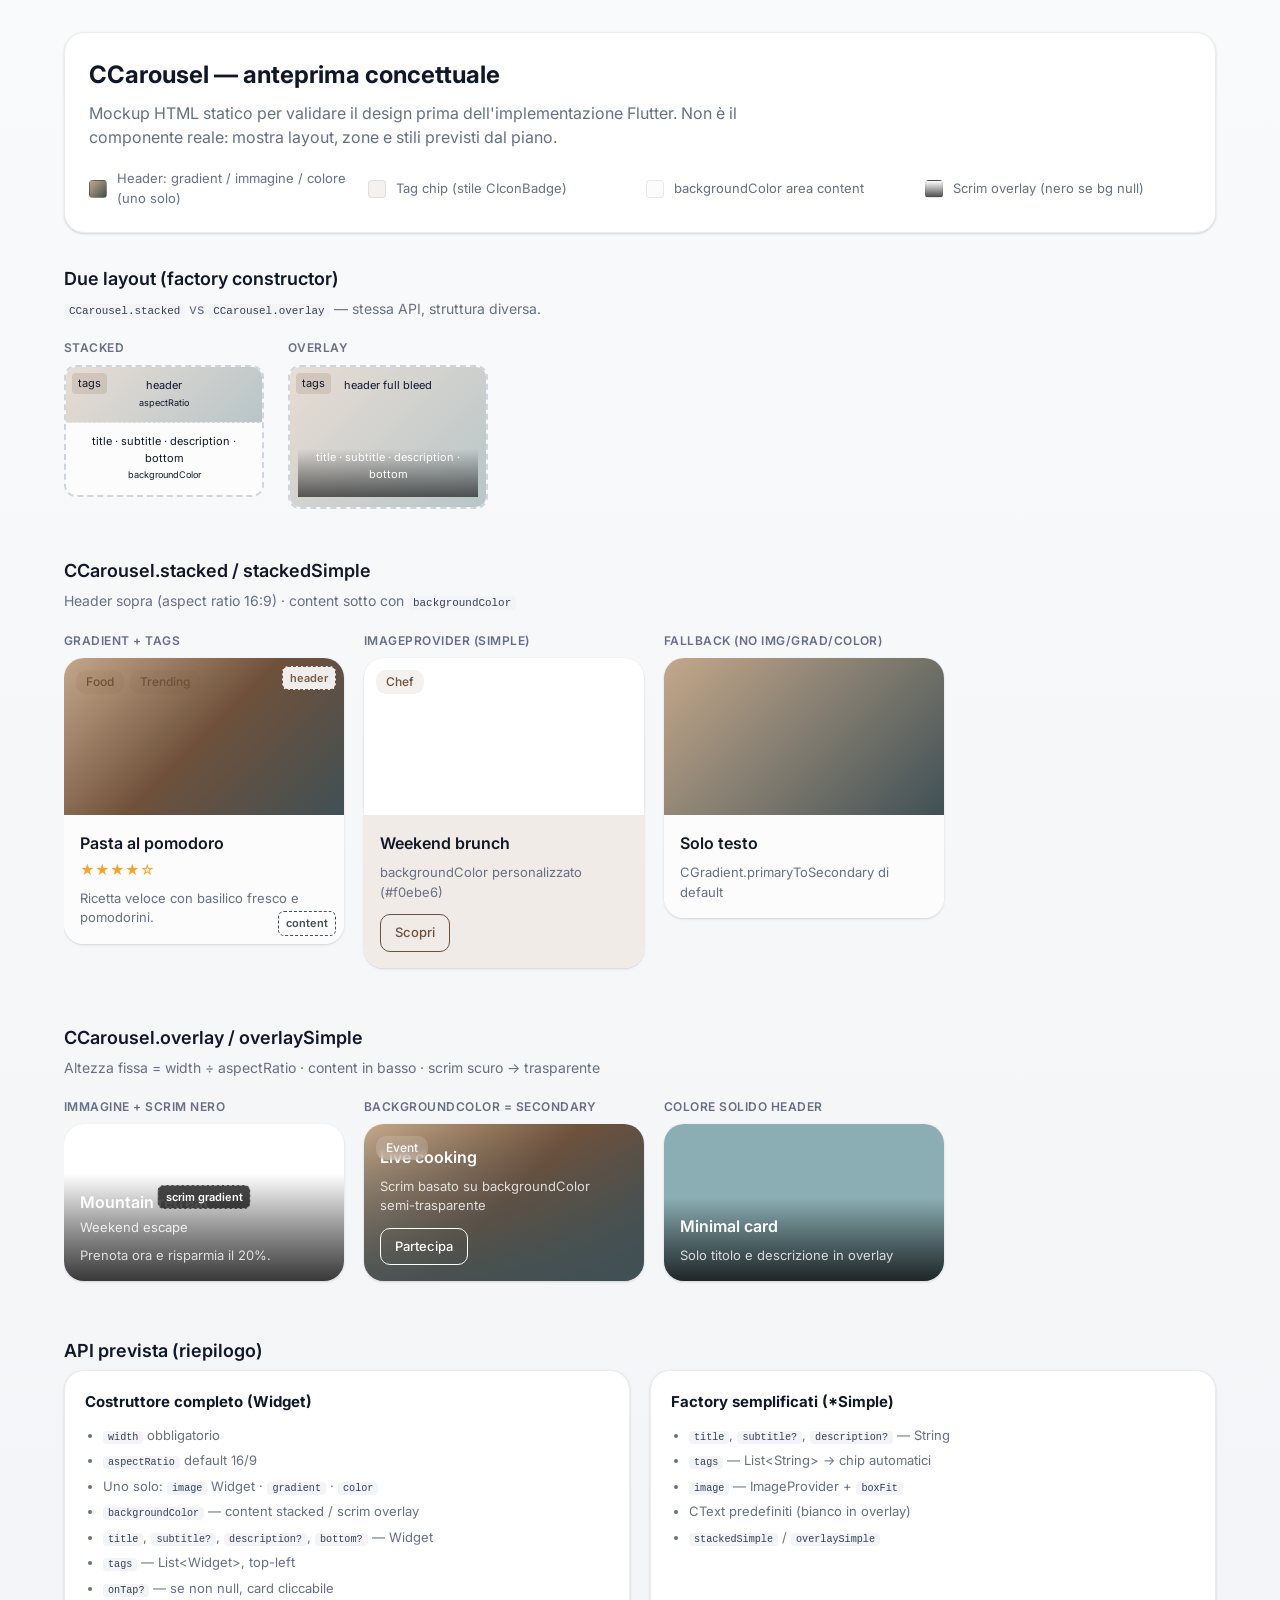
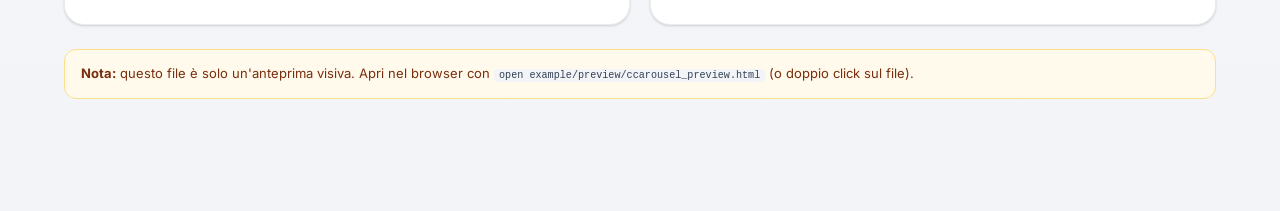
<file: example/preview/ccarousel_preview.html>
<!DOCTYPE html>
<html lang="it">
<head>
  <meta charset="UTF-8" />
  <meta name="viewport" content="width=device-width, initial-scale=1.0" />
  <title>CCarousel — anteprima concettuale</title>
  <link rel="preconnect" href="https://fonts.googleapis.com" />
  <link rel="preconnect" href="https://fonts.gstatic.com" crossorigin />
  <link href="https://fonts.googleapis.com/css2?family=Inter:wght@400;500;600;700&display=swap" rel="stylesheet" />
  <style>
    :root {
      /* Colori demo Caravaggio (example/main.dart) */
      --primary: #6f513b;
      --primary-light: #c4a88a;
      --secondary: #405055;
      --secondary-light: #8aaeb3;
      --surface: #fcfcfd;
      --text: #101828;
      --text-muted: #667085;
      --radius: 20px;
      --radius-tag: 10px;
      --card-width: 280px;
      --aspect-ratio: 16 / 9;
      --shadow: 0 1px 2px rgba(16, 24, 40, 0.06), 0 1px 3px rgba(16, 24, 40, 0.1);
    }

    * { box-sizing: border-box; }

    body {
      margin: 0;
      font-family: Inter, system-ui, sans-serif;
      background: linear-gradient(180deg, #f9fafb 0%, #f2f4f7 100%);
      color: var(--text);
      line-height: 1.5;
    }

    .page {
      max-width: 1200px;
      margin: 0 auto;
      padding: 32px 24px 64px;
    }

    .banner {
      background: white;
      border: 1px solid #eaecf0;
      border-radius: var(--radius);
      padding: 24px;
      margin-bottom: 32px;
      box-shadow: var(--shadow);
    }

    .banner h1 {
      margin: 0 0 8px;
      font-size: 1.5rem;
      font-weight: 700;
    }

    .banner p {
      margin: 0;
      color: var(--text-muted);
      max-width: 72ch;
    }

    .legend {
      display: grid;
      grid-template-columns: repeat(auto-fit, minmax(200px, 1fr));
      gap: 12px;
      margin-top: 20px;
    }

    .legend-item {
      display: flex;
      align-items: center;
      gap: 10px;
      font-size: 0.8125rem;
      color: var(--text-muted);
    }

    .swatch {
      width: 18px;
      height: 18px;
      border-radius: 4px;
      flex-shrink: 0;
      border: 1px solid rgba(0,0,0,0.08);
    }

    section {
      margin-bottom: 48px;
    }

    section > h2 {
      font-size: 1.125rem;
      font-weight: 600;
      margin: 0 0 6px;
    }

    section > .subtitle {
      color: var(--text-muted);
      font-size: 0.875rem;
      margin: 0 0 20px;
    }

    .carousel-row {
      display: flex;
      gap: 20px;
      overflow-x: auto;
      padding-bottom: 8px;
      scroll-snap-type: x mandatory;
    }

    .carousel-row > * {
      scroll-snap-align: start;
      flex-shrink: 0;
    }

    /* ─── Card base ─── */
    .card {
      width: var(--card-width);
      border-radius: var(--radius);
      overflow: hidden;
      box-shadow: var(--shadow);
      background: white;
      position: relative;
    }

    .card.clickable {
      cursor: pointer;
      transition: transform 0.15s ease, box-shadow 0.15s ease;
    }

    .card.clickable:hover {
      transform: translateY(-2px);
      box-shadow: 0 8px 24px rgba(16, 24, 40, 0.12);
    }

    .card-label {
      font-size: 0.75rem;
      font-weight: 600;
      color: var(--text-muted);
      text-transform: uppercase;
      letter-spacing: 0.04em;
      margin-bottom: 8px;
    }

    /* ─── Header (aspect ratio) ─── */
    .header {
      aspect-ratio: var(--aspect-ratio);
      position: relative;
      overflow: hidden;
    }

    .header.gradient-primary {
      background: linear-gradient(135deg, var(--primary-light), var(--primary), var(--secondary));
    }

    .header.gradient-fallback {
      background: linear-gradient(135deg, var(--primary-light), var(--secondary));
    }

    .header.solid {
      background: var(--secondary-light);
    }

    .header.image {
      background:
        url('https://images.unsplash.com/photo-1504674900247-0877df9cc836?w=600&h=340&fit=crop') center / cover no-repeat;
    }

    /* ─── Tags (top-left, stile CIconBadge) ─── */
    .tags {
      position: absolute;
      top: 12px;
      left: 12px;
      display: flex;
      flex-wrap: wrap;
      gap: 6px;
      z-index: 2;
    }

    .tag {
      padding: 6px 10px;
      border-radius: var(--radius-tag);
      font-size: 0.75rem;
      font-weight: 500;
      line-height: 1;
    }

    .tag.stacked {
      background: rgba(111, 81, 59, 0.08);
      color: var(--primary);
    }

    .tag.overlay {
      background: rgba(255, 255, 255, 0.15);
      color: white;
      backdrop-filter: blur(4px);
    }

    /* ─── Content stacked ─── */
    .content-stacked {
      background: var(--surface);
      padding: 16px;
    }

    .content-stacked.custom-bg {
      background: #f0ebe6;
    }

    .title {
      font-size: 1rem;
      font-weight: 600;
      margin: 0;
      color: var(--text);
    }

    .title.light { color: white; }

    .subtitle {
      margin: 4px 0 0;
      font-size: 0.8125rem;
      color: var(--text-muted);
    }

    .subtitle.light { color: rgba(255,255,255,0.85); }

    .stars {
      display: inline-flex;
      gap: 2px;
      color: #f5a623;
      font-size: 0.875rem;
    }

    .description {
      margin: 8px 0 0;
      font-size: 0.8125rem;
      color: var(--text-muted);
    }

    .description.light { color: rgba(255,255,255,0.8); }

    .bottom {
      margin-top: 12px;
    }

    .btn-outlined {
      display: inline-block;
      padding: 8px 14px;
      border-radius: 10px;
      border: 1px solid var(--primary);
      color: var(--primary);
      font-size: 0.8125rem;
      font-weight: 500;
      background: transparent;
    }

    /* ─── Overlay layout ─── */
    .card.overlay-layout {
      height: calc(var(--card-width) / (16 / 9));
    }

    .card.overlay-layout .header {
      position: absolute;
      inset: 0;
      aspect-ratio: unset;
      height: 100%;
    }

    .overlay-scrim {
      position: absolute;
      left: 0;
      right: 0;
      bottom: 0;
      padding: 16px;
      background: linear-gradient(
        to top,
        rgba(0, 0, 0, 0.78) 0%,
        rgba(0, 0, 0, 0.45) 45%,
        rgba(0, 0, 0, 0) 100%
      );
      z-index: 1;
    }

    .overlay-scrim.custom-bg {
      background: linear-gradient(
        to top,
        rgba(64, 80, 85, 0.82) 0%,
        rgba(64, 80, 85, 0.4) 50%,
        rgba(64, 80, 85, 0) 100%
      );
    }

    /* ─── Annotazioni ─── */
    .annotated {
      position: relative;
    }

    .callout {
      position: absolute;
      font-size: 0.6875rem;
      font-weight: 600;
      padding: 3px 7px;
      border-radius: 6px;
      white-space: nowrap;
      pointer-events: none;
      z-index: 10;
    }

    .callout.header-zone {
      top: 8px;
      right: 8px;
      background: rgba(255,255,255,0.9);
      color: #7a5c44;
      border: 1px dashed var(--primary);
    }

    .callout.content-zone {
      bottom: 8px;
      right: 8px;
      background: rgba(255,255,255,0.95);
      color: var(--secondary);
      border: 1px dashed var(--secondary);
    }

    .callout.scrim-zone {
      bottom: 72px;
      left: 50%;
      transform: translateX(-50%);
      background: rgba(0,0,0,0.7);
      color: white;
      border: 1px dashed rgba(255,255,255,0.5);
    }

    /* ─── Schema API ─── */
    .api-grid {
      display: grid;
      grid-template-columns: 1fr 1fr;
      gap: 20px;
    }

    @media (max-width: 768px) {
      .api-grid { grid-template-columns: 1fr; }
    }

    .api-box {
      background: white;
      border: 1px solid #eaecf0;
      border-radius: var(--radius);
      padding: 20px;
      box-shadow: var(--shadow);
    }

    .api-box h3 {
      margin: 0 0 12px;
      font-size: 0.9375rem;
    }

    .api-box ul {
      margin: 0;
      padding-left: 18px;
      font-size: 0.8125rem;
      color: var(--text-muted);
    }

    .api-box li { margin-bottom: 6px; }

    code {
      font-family: ui-monospace, SFMono-Regular, Menlo, monospace;
      font-size: 0.78em;
      background: #f2f4f7;
      padding: 1px 5px;
      border-radius: 4px;
      color: #344054;
    }

    .diagram {
      display: flex;
      gap: 24px;
      flex-wrap: wrap;
      margin-top: 16px;
    }

    .diagram-card {
      width: 200px;
      border: 2px dashed #d0d5dd;
      border-radius: 12px;
      overflow: hidden;
      font-size: 0.6875rem;
      text-align: center;
    }

    .diagram-card .zone {
      padding: 10px 8px;
      border-bottom: 1px dashed #eaecf0;
    }

    .diagram-card .zone:last-child { border-bottom: none; }

    .zone-header { background: linear-gradient(135deg, #e8ddd4, #b8c5c8); min-height: 56px; position: relative; }
    .zone-tags { position: absolute; top: 6px; left: 6px; background: rgba(111,81,59,0.15); padding: 2px 6px; border-radius: 4px; }
    .zone-content { background: #fcfcfd; min-height: 72px; }
    .zone-scrim { background: linear-gradient(to top, rgba(0,0,0,0.6), transparent); color: white; min-height: 48px; }

    .note {
      margin-top: 24px;
      padding: 14px 16px;
      background: #fffaeb;
      border: 1px solid #fedf89;
      border-radius: 12px;
      font-size: 0.8125rem;
      color: #7a2e0e;
    }
  </style>
</head>
<body>
  <div class="page">
    <div class="banner">
      <h1>CCarousel — anteprima concettuale</h1>
      <p>
        Mockup HTML statico per validare il design prima dell'implementazione Flutter.
        Non è il componente reale: mostra layout, zone e stili previsti dal piano.
      </p>
      <div class="legend">
        <div class="legend-item"><span class="swatch" style="background: linear-gradient(135deg, var(--primary-light), var(--secondary));"></span> Header: gradient / immagine / colore (uno solo)</div>
        <div class="legend-item"><span class="swatch" style="background: rgba(111,81,59,0.08);"></span> Tag chip (stile CIconBadge)</div>
        <div class="legend-item"><span class="swatch" style="background: var(--surface);"></span> backgroundColor area content</div>
        <div class="legend-item"><span class="swatch" style="background: linear-gradient(to top, rgba(0,0,0,0.7), transparent);"></span> Scrim overlay (nero se bg null)</div>
      </div>
    </div>

    <!-- Schema layout -->
    <section>
      <h2>Due layout (factory constructor)</h2>
      <p class="subtitle"><code>CCarousel.stacked</code> vs <code>CCarousel.overlay</code> — stessa API, struttura diversa.</p>
      <div class="diagram">
        <div>
          <div class="card-label">stacked</div>
          <div class="diagram-card">
            <div class="zone zone-header">
              <span class="zone-tags">tags</span>
              header<br><small>aspectRatio</small>
            </div>
            <div class="zone zone-content">
              title · subtitle · description · bottom<br><small>backgroundColor</small>
            </div>
          </div>
        </div>
        <div>
          <div class="card-label">overlay</div>
          <div class="diagram-card">
            <div class="zone zone-header" style="min-height: 140px; display:flex; flex-direction:column; justify-content:flex-end;">
              <span class="zone-tags">tags</span>
              header full bleed
              <div class="zone-scrim" style="margin-top:auto;">
                title · subtitle · description · bottom
              </div>
            </div>
          </div>
        </div>
      </div>
    </section>

    <!-- STACKED -->
    <section>
      <h2>CCarousel.stacked / stackedSimple</h2>
      <p class="subtitle">Header sopra (aspect ratio 16:9) · content sotto con <code>backgroundColor</code></p>

      <div class="carousel-row">
        <!-- Gradient -->
        <div>
          <div class="card-label">gradient + tags</div>
          <div class="card annotated">
            <div class="header gradient-primary">
              <div class="tags">
                <span class="tag stacked">Food</span>
                <span class="tag stacked">Trending</span>
              </div>
              <span class="callout header-zone">header</span>
            </div>
            <div class="content-stacked">
              <span class="callout content-zone">content</span>
              <h3 class="title">Pasta al pomodoro</h3>
              <p class="subtitle">
                <span class="stars">★★★★☆</span>
              </p>
              <p class="description">Ricetta veloce con basilico fresco e pomodorini.</p>
            </div>
          </div>
        </div>

        <!-- Image -->
        <div>
          <div class="card-label">ImageProvider (simple)</div>
          <div class="card">
            <div class="header image">
              <div class="tags">
                <span class="tag stacked">Chef</span>
              </div>
            </div>
            <div class="content-stacked custom-bg">
              <h3 class="title">Weekend brunch</h3>
              <p class="description">backgroundColor personalizzato (#f0ebe6)</p>
              <div class="bottom">
                <span class="btn-outlined">Scopri</span>
              </div>
            </div>
          </div>
        </div>

        <!-- Fallback gradient -->
        <div>
          <div class="card-label">fallback (no img/grad/color)</div>
          <div class="card">
            <div class="header gradient-fallback"></div>
            <div class="content-stacked">
              <h3 class="title">Solo testo</h3>
              <p class="description">CGradient.primaryToSecondary di default</p>
            </div>
          </div>
        </div>
      </div>
    </section>

    <!-- OVERLAY -->
    <section>
      <h2>CCarousel.overlay / overlaySimple</h2>
      <p class="subtitle">Altezza fissa = width ÷ aspectRatio · content in basso · scrim scuro → trasparente</p>

      <div class="carousel-row">
        <!-- Image overlay -->
        <div>
          <div class="card-label">immagine + scrim nero</div>
          <div class="card overlay-layout clickable" onclick="flash(this)" title="onTap → card cliccabile">
            <div class="header image">
              <div class="tags">
                <span class="tag overlay">New</span>
                <span class="tag overlay">★ 4.8</span>
              </div>
            </div>
            <div class="overlay-scrim">
              <span class="callout scrim-zone">scrim gradient</span>
              <h3 class="title light">Mountain retreat</h3>
              <p class="subtitle light">Weekend escape</p>
              <p class="description light">Prenota ora e risparmia il 20%.</p>
            </div>
          </div>
        </div>

        <!-- Overlay with custom backgroundColor -->
        <div>
          <div class="card-label">backgroundColor = secondary</div>
          <div class="card overlay-layout">
            <div class="header gradient-primary"></div>
            <div class="tags" style="position:absolute; top:12px; left:12px; z-index:2;">
              <span class="tag overlay">Event</span>
            </div>
            <div class="overlay-scrim custom-bg">
              <h3 class="title light">Live cooking</h3>
              <p class="description light">Scrim basato su backgroundColor semi-trasparente</p>
              <div class="bottom">
                <span class="btn-outlined" style="border-color:white; color:white;">Partecipa</span>
              </div>
            </div>
          </div>
        </div>

        <!-- Solid color overlay -->
        <div>
          <div class="card-label">colore solido header</div>
          <div class="card overlay-layout">
            <div class="header solid"></div>
            <div class="overlay-scrim">
              <h3 class="title light">Minimal card</h3>
              <p class="description light">Solo titolo e descrizione in overlay</p>
            </div>
          </div>
        </div>
      </div>
    </section>

    <!-- API recap -->
    <section>
      <h2>API prevista (riepilogo)</h2>
      <div class="api-grid">
        <div class="api-box">
          <h3>Costruttore completo (Widget)</h3>
          <ul>
            <li><code>width</code> obbligatorio</li>
            <li><code>aspectRatio</code> default 16/9</li>
            <li>Uno solo: <code>image</code> Widget · <code>gradient</code> · <code>color</code></li>
            <li><code>backgroundColor</code> — content stacked / scrim overlay</li>
            <li><code>title</code>, <code>subtitle?</code>, <code>description?</code>, <code>bottom?</code> — Widget</li>
            <li><code>tags</code> — List&lt;Widget&gt;, top-left</li>
            <li><code>onTap?</code> — se non null, card cliccabile</li>
          </ul>
        </div>
        <div class="api-box">
          <h3>Factory semplificati (*Simple)</h3>
          <ul>
            <li><code>title</code>, <code>subtitle?</code>, <code>description?</code> — String</li>
            <li><code>tags</code> — List&lt;String&gt; → chip automatici</li>
            <li><code>image</code> — ImageProvider + <code>boxFit</code></li>
            <li>CText predefiniti (bianco in overlay)</li>
            <li><code>stackedSimple</code> / <code>overlaySimple</code></li>
          </ul>
        </div>
      </div>

      <div class="note">
        <strong>Nota:</strong> questo file è solo un'anteprima visiva. Apri nel browser con
        <code>open example/preview/ccarousel_preview.html</code> (o doppio click sul file).
      </div>
    </section>
  </div>

  <script>
    function flash(el) {
      el.style.outline = '3px solid #6f513b';
      setTimeout(() => { el.style.outline = 'none'; }, 400);
    }
  </script>
</body>
</html>
</file>
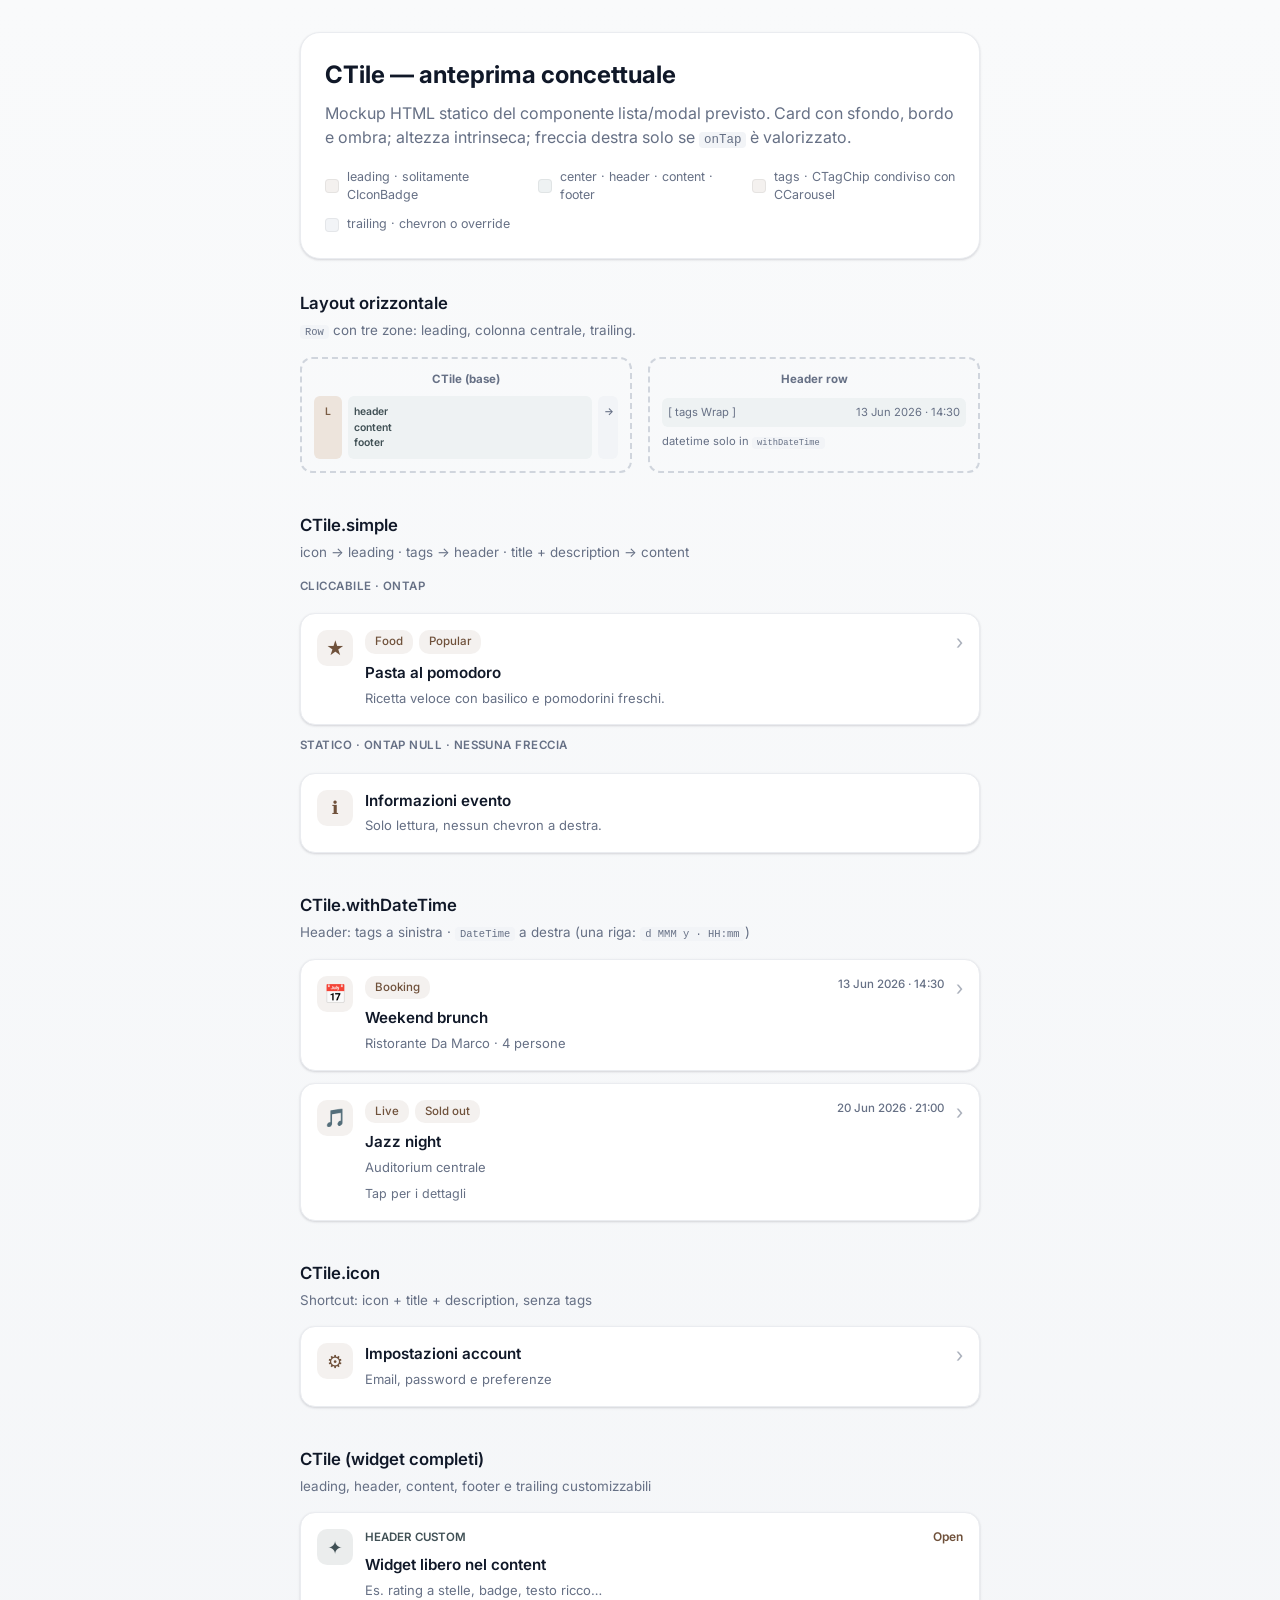
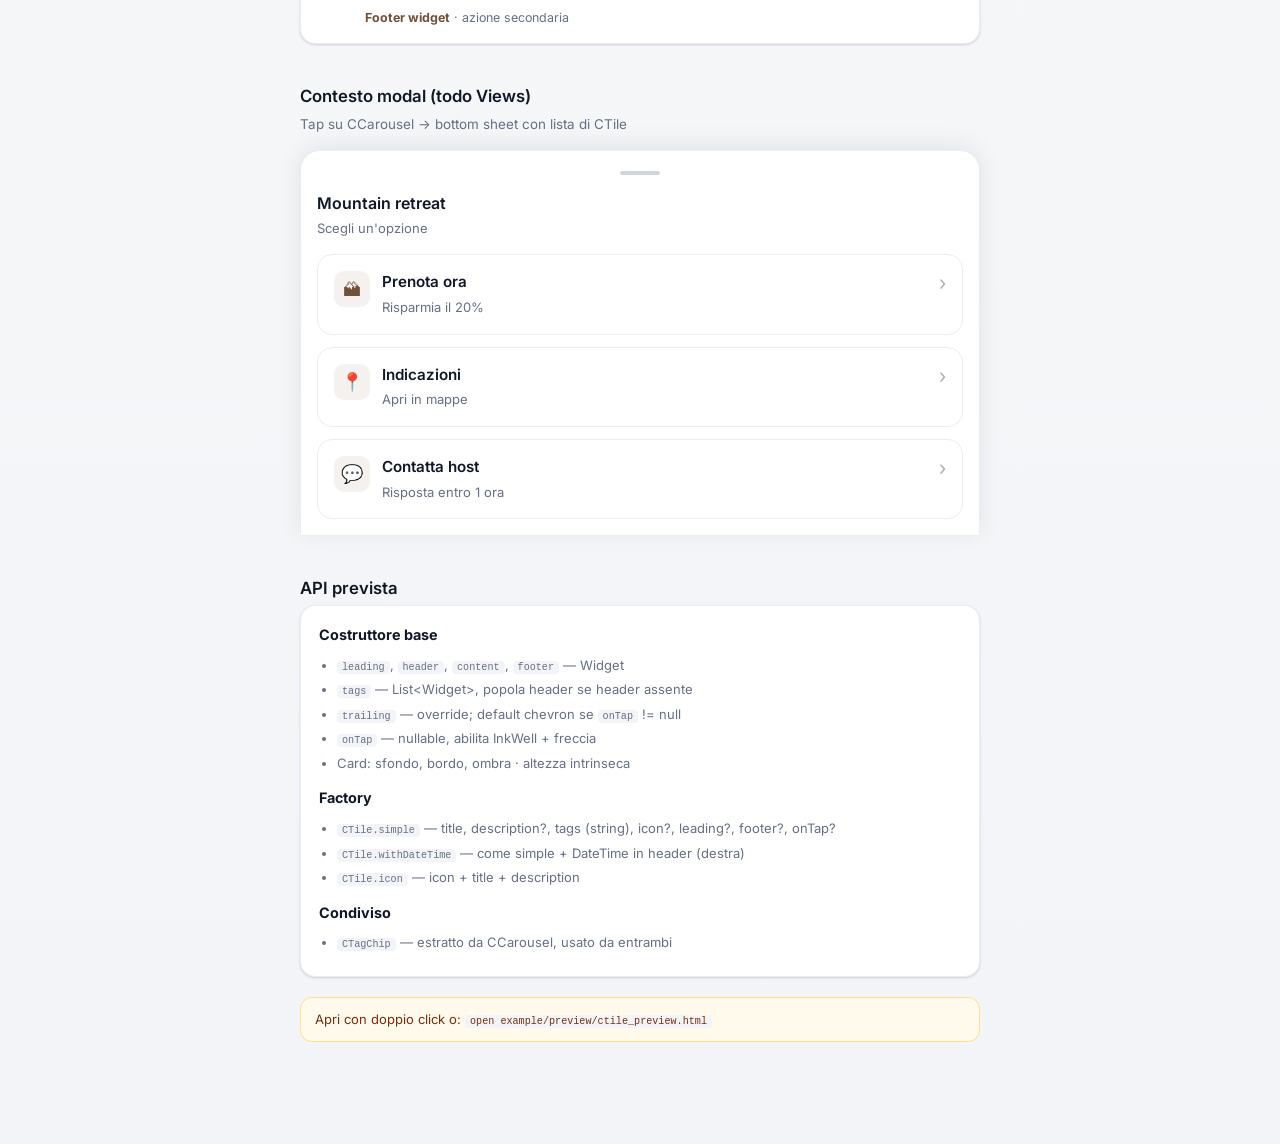
<file: example/preview/ctile_preview.html>
<!DOCTYPE html>
<html lang="it">
<head>
  <meta charset="UTF-8" />
  <meta name="viewport" content="width=device-width, initial-scale=1.0" />
  <title>CTile — anteprima concettuale</title>
  <link rel="preconnect" href="https://fonts.googleapis.com" />
  <link rel="preconnect" href="https://fonts.gstatic.com" crossorigin />
  <link href="https://fonts.googleapis.com/css2?family=Inter:wght@400;500;600;700&display=swap" rel="stylesheet" />
  <style>
    :root {
      --primary: #6f513b;
      --primary-light: #c4a88a;
      --primary-tint: rgba(111, 81, 59, 0.08);
      --secondary: #405055;
      --surface: #ffffff;
      --page-bg: #f2f4f7;
      --text: #101828;
      --text-muted: #667085;
      --border: #eaecf0;
      --radius-tile: 15px;
      --radius-badge: 10px;
      --shadow: 0 1px 2px rgba(16, 24, 40, 0.06), 0 1px 3px rgba(16, 24, 40, 0.1);
    }

    * { box-sizing: border-box; }

    body {
      margin: 0;
      font-family: Inter, system-ui, sans-serif;
      background: linear-gradient(180deg, #f9fafb 0%, var(--page-bg) 100%);
      color: var(--text);
      line-height: 1.5;
    }

    .page {
      max-width: 720px;
      margin: 0 auto;
      padding: 32px 20px 64px;
    }

    .banner {
      background: white;
      border: 1px solid var(--border);
      border-radius: 20px;
      padding: 24px;
      margin-bottom: 32px;
      box-shadow: var(--shadow);
    }

    .banner h1 { margin: 0 0 8px; font-size: 1.5rem; font-weight: 700; }
    .banner p { margin: 0; color: var(--text-muted); max-width: 65ch; }

    .legend {
      display: grid;
      grid-template-columns: repeat(auto-fit, minmax(180px, 1fr));
      gap: 10px;
      margin-top: 18px;
    }

    .legend-item {
      display: flex;
      align-items: center;
      gap: 8px;
      font-size: 0.78rem;
      color: var(--text-muted);
    }

    .dot {
      width: 14px;
      height: 14px;
      border-radius: 4px;
      flex-shrink: 0;
      border: 1px solid rgba(0,0,0,0.06);
    }

    section { margin-bottom: 40px; }
    section > h2 { font-size: 1.05rem; font-weight: 600; margin: 0 0 4px; }
    section > .subtitle { color: var(--text-muted); font-size: 0.84rem; margin: 0 0 16px; }

    .stack { display: flex; flex-direction: column; gap: 12px; }

    /* ─── CTile card ─── */
    .tile {
      background: var(--surface);
      border: 1px solid var(--border);
      border-radius: var(--radius-tile);
      box-shadow: var(--shadow);
      padding: 16px;
      display: flex;
      align-items: flex-start;
      gap: 12px;
      transition: transform 0.12s ease, box-shadow 0.12s ease;
    }

    .tile.clickable {
      cursor: pointer;
    }

    .tile.clickable:hover {
      transform: translateY(-1px);
      box-shadow: 0 4px 16px rgba(16, 24, 40, 0.1);
    }

    .tile-label {
      font-size: 0.72rem;
      font-weight: 600;
      text-transform: uppercase;
      letter-spacing: 0.04em;
      color: var(--text-muted);
      margin-bottom: 6px;
    }

    /* leading: CIconBadge style */
    .icon-badge {
      width: 36px;
      height: 36px;
      border-radius: var(--radius-badge);
      background: var(--primary-tint);
      display: flex;
      align-items: center;
      justify-content: center;
      flex-shrink: 0;
      color: var(--primary);
      font-size: 18px;
    }

    .center {
      flex: 1;
      min-width: 0;
      display: flex;
      flex-direction: column;
      gap: 8px;
    }

    .header-row {
      display: flex;
      align-items: flex-start;
      justify-content: space-between;
      gap: 12px;
    }

    .tags {
      display: flex;
      flex-wrap: wrap;
      gap: 6px;
    }

    .tag {
      padding: 6px 10px;
      border-radius: var(--radius-badge);
      background: var(--primary-tint);
      color: var(--primary);
      font-size: 0.72rem;
      font-weight: 500;
      line-height: 1;
    }

    .datetime {
      font-size: 0.72rem;
      font-weight: 500;
      color: var(--text-muted);
      white-space: nowrap;
      flex-shrink: 0;
      text-align: right;
    }

    .content .title {
      margin: 0;
      font-size: 0.95rem;
      font-weight: 600;
      color: var(--text);
    }

    .content .description {
      margin: 4px 0 0;
      font-size: 0.8125rem;
      color: var(--text-muted);
    }

    .footer {
      font-size: 0.78rem;
      color: var(--text-muted);
    }

    .trailing {
      flex-shrink: 0;
      color: var(--text-muted);
      font-size: 20px;
      line-height: 1;
      padding-top: 2px;
      opacity: 0.55;
    }

    .tile:not(.clickable) .trailing-slot:empty { display: none; }

    /* diagram */
    .diagram {
      display: grid;
      grid-template-columns: 1fr 1fr;
      gap: 16px;
      margin-top: 12px;
    }

    @media (max-width: 560px) {
      .diagram { grid-template-columns: 1fr; }
    }

    .diagram-box {
      border: 2px dashed #d0d5dd;
      border-radius: 12px;
      padding: 12px;
      font-size: 0.72rem;
      text-align: center;
      color: var(--text-muted);
    }

    .diagram-box .row-demo {
      display: flex;
      gap: 6px;
      margin-top: 8px;
      text-align: left;
    }

    .zone {
      border-radius: 6px;
      padding: 8px 6px;
      font-size: 0.65rem;
      font-weight: 600;
    }

    .zone-leading { background: #ede4dc; color: #7a5c44; width: 28px; flex-shrink: 0; text-align: center; }
    .zone-center { background: #eef2f3; color: var(--secondary); flex: 1; }
    .zone-trail { background: #f2f4f7; color: var(--text-muted); width: 20px; flex-shrink: 0; text-align: center; }

    .modal-mock {
      background: white;
      border: 1px solid var(--border);
      border-radius: 20px 20px 0 0;
      padding: 20px 16px 16px;
      box-shadow: 0 -4px 24px rgba(16,24,40,0.08);
    }

    .modal-handle {
      width: 40px;
      height: 4px;
      background: #d0d5dd;
      border-radius: 99px;
      margin: 0 auto 16px;
    }

    .modal-title {
      font-size: 1rem;
      font-weight: 600;
      margin: 0 0 4px;
    }

    .modal-sub {
      font-size: 0.8125rem;
      color: var(--text-muted);
      margin: 0 0 16px;
    }

    code {
      font-family: ui-monospace, Menlo, monospace;
      font-size: 0.78em;
      background: #f2f4f7;
      padding: 1px 5px;
      border-radius: 4px;
    }

    .api-box {
      background: white;
      border: 1px solid var(--border);
      border-radius: 15px;
      padding: 18px;
      box-shadow: var(--shadow);
      font-size: 0.8125rem;
      color: var(--text-muted);
    }

    .api-box h3 { margin: 0 0 10px; font-size: 0.9rem; color: var(--text); }
    .api-box ul { margin: 0; padding-left: 18px; }
    .api-box li { margin-bottom: 5px; }

    .note {
      margin-top: 20px;
      padding: 12px 14px;
      background: #fffaeb;
      border: 1px solid #fedf89;
      border-radius: 12px;
      font-size: 0.8125rem;
      color: #7a2e0e;
    }
  </style>
</head>
<body>
  <div class="page">
    <div class="banner">
      <h1>CTile — anteprima concettuale</h1>
      <p>
        Mockup HTML statico del componente lista/modal previsto. Card con sfondo, bordo e ombra;
        altezza intrinseca; freccia destra solo se <code>onTap</code> è valorizzato.
      </p>
      <div class="legend">
        <div class="legend-item"><span class="dot" style="background:var(--primary-tint);"></span> leading · solitamente CIconBadge</div>
        <div class="legend-item"><span class="dot" style="background:#eef2f3;"></span> center · header · content · footer</div>
        <div class="legend-item"><span class="dot" style="background:var(--primary-tint);"></span> tags · CTagChip condiviso con CCarousel</div>
        <div class="legend-item"><span class="dot" style="background:#f2f4f7;"></span> trailing · chevron o override</div>
      </div>
    </div>

    <!-- Schema -->
    <section>
      <h2>Layout orizzontale</h2>
      <p class="subtitle"><code>Row</code> con tre zone: leading, colonna centrale, trailing.</p>
      <div class="diagram">
        <div class="diagram-box">
          <strong>CTile (base)</strong>
          <div class="row-demo">
            <div class="zone zone-leading">L</div>
            <div class="zone zone-center">header<br>content<br>footer</div>
            <div class="zone zone-trail">→</div>
          </div>
        </div>
        <div class="diagram-box">
          <strong>Header row</strong>
          <div style="margin-top:10px;text-align:left;font-size:0.7rem;">
            <div style="display:flex;justify-content:space-between;gap:8px;padding:6px;background:#eef2f3;border-radius:6px;">
              <span>[ tags Wrap ]</span>
              <span style="color:var(--text-muted);">13 Jun 2026 · 14:30</span>
            </div>
            <div style="margin-top:6px;color:var(--text-muted);">datetime solo in <code>withDateTime</code></div>
          </div>
        </div>
      </div>
    </section>

    <!-- Simple -->
    <section>
      <h2>CTile.simple</h2>
      <p class="subtitle">icon → leading · tags → header · title + description → content</p>
      <div class="stack">
        <div class="tile-label">cliccabile · onTap</div>
        <div class="tile clickable" onclick="flash(this)">
          <div class="icon-badge">★</div>
          <div class="center">
            <div class="header-row">
              <div class="tags">
                <span class="tag">Food</span>
                <span class="tag">Popular</span>
              </div>
            </div>
            <div class="content">
              <p class="title">Pasta al pomodoro</p>
              <p class="description">Ricetta veloce con basilico e pomodorini freschi.</p>
            </div>
          </div>
          <div class="trailing">›</div>
        </div>

        <div class="tile-label">statico · onTap null · nessuna freccia</div>
        <div class="tile">
          <div class="icon-badge">ℹ</div>
          <div class="center">
            <div class="content">
              <p class="title">Informazioni evento</p>
              <p class="description">Solo lettura, nessun chevron a destra.</p>
            </div>
          </div>
          <div class="trailing-slot"></div>
        </div>
      </div>
    </section>

    <!-- withDateTime -->
    <section>
      <h2>CTile.withDateTime</h2>
      <p class="subtitle">Header: tags a sinistra · <code>DateTime</code> a destra (una riga: <code>d MMM y · HH:mm</code>)</p>
      <div class="stack">
        <div class="tile clickable">
          <div class="icon-badge">📅</div>
          <div class="center">
            <div class="header-row">
              <div class="tags"><span class="tag">Booking</span></div>
              <span class="datetime">13 Jun 2026 · 14:30</span>
            </div>
            <div class="content">
              <p class="title">Weekend brunch</p>
              <p class="description">Ristorante Da Marco · 4 persone</p>
            </div>
          </div>
          <div class="trailing">›</div>
        </div>

        <div class="tile clickable">
          <div class="icon-badge">🎵</div>
          <div class="center">
            <div class="header-row">
              <div class="tags">
                <span class="tag">Live</span>
                <span class="tag">Sold out</span>
              </div>
              <span class="datetime">20 Jun 2026 · 21:00</span>
            </div>
            <div class="content">
              <p class="title">Jazz night</p>
              <p class="description">Auditorium centrale</p>
            </div>
            <div class="footer">Tap per i dettagli</div>
          </div>
          <div class="trailing">›</div>
        </div>
      </div>
    </section>

    <!-- icon shortcut -->
    <section>
      <h2>CTile.icon</h2>
      <p class="subtitle">Shortcut: icon + title + description, senza tags</p>
      <div class="tile clickable">
        <div class="icon-badge">⚙</div>
        <div class="center">
          <div class="content">
            <p class="title">Impostazioni account</p>
            <p class="description">Email, password e preferenze</p>
          </div>
        </div>
        <div class="trailing">›</div>
      </div>
    </section>

    <!-- Full custom -->
    <section>
      <h2>CTile (widget completi)</h2>
      <p class="subtitle">leading, header, content, footer e trailing customizzabili</p>
      <div class="tile clickable">
        <div class="icon-badge" style="background:rgba(64,80,85,0.1);color:var(--secondary);">✦</div>
        <div class="center">
          <div class="header-row">
            <span style="font-size:0.72rem;font-weight:600;color:var(--secondary);">HEADER CUSTOM</span>
          </div>
          <div class="content">
            <p class="title">Widget libero nel content</p>
            <p class="description">Es. rating a stelle, badge, testo ricco…</p>
          </div>
          <div class="footer"><strong style="color:var(--primary);">Footer widget</strong> · azione secondaria</div>
        </div>
        <div class="trailing" style="font-size:0.75rem;font-weight:600;color:var(--primary);opacity:1;">Open</div>
      </div>
    </section>

    <!-- Modal context -->
    <section>
      <h2>Contesto modal (todo Views)</h2>
      <p class="subtitle">Tap su CCarousel → bottom sheet con lista di CTile</p>
      <div class="modal-mock">
        <div class="modal-handle"></div>
        <p class="modal-title">Mountain retreat</p>
        <p class="modal-sub">Scegli un'opzione</p>
        <div class="stack">
          <div class="tile clickable" style="box-shadow:none;">
            <div class="icon-badge">🏔</div>
            <div class="center">
              <div class="content">
                <p class="title">Prenota ora</p>
                <p class="description">Risparmia il 20%</p>
              </div>
            </div>
            <div class="trailing">›</div>
          </div>
          <div class="tile clickable" style="box-shadow:none;">
            <div class="icon-badge">📍</div>
            <div class="center">
              <div class="content">
                <p class="title">Indicazioni</p>
                <p class="description">Apri in mappe</p>
              </div>
            </div>
            <div class="trailing">›</div>
          </div>
          <div class="tile clickable" style="box-shadow:none;">
            <div class="icon-badge">💬</div>
            <div class="center">
              <div class="content">
                <p class="title">Contatta host</p>
                <p class="description">Risposta entro 1 ora</p>
              </div>
            </div>
            <div class="trailing">›</div>
          </div>
        </div>
      </div>
    </section>

    <!-- API -->
    <section>
      <h2>API prevista</h2>
      <div class="api-box">
        <h3>Costruttore base</h3>
        <ul>
          <li><code>leading</code>, <code>header</code>, <code>content</code>, <code>footer</code> — Widget</li>
          <li><code>tags</code> — List&lt;Widget&gt;, popola header se header assente</li>
          <li><code>trailing</code> — override; default chevron se <code>onTap</code> != null</li>
          <li><code>onTap</code> — nullable, abilita InkWell + freccia</li>
          <li>Card: sfondo, bordo, ombra · altezza intrinseca</li>
        </ul>
        <h3 style="margin-top:14px;">Factory</h3>
        <ul>
          <li><code>CTile.simple</code> — title, description?, tags (string), icon?, leading?, footer?, onTap?</li>
          <li><code>CTile.withDateTime</code> — come simple + DateTime in header (destra)</li>
          <li><code>CTile.icon</code> — icon + title + description</li>
        </ul>
        <h3 style="margin-top:14px;">Condiviso</h3>
        <ul>
          <li><code>CTagChip</code> — estratto da CCarousel, usato da entrambi</li>
        </ul>
      </div>
      <div class="note">
        Apri con doppio click o: <code>open example/preview/ctile_preview.html</code>
      </div>
    </section>
  </div>

  <script>
    function flash(el) {
      el.style.outline = '3px solid #6f513b';
      setTimeout(() => { el.style.outline = 'none'; }, 400);
    }
  </script>
</body>
</html>
</file>
